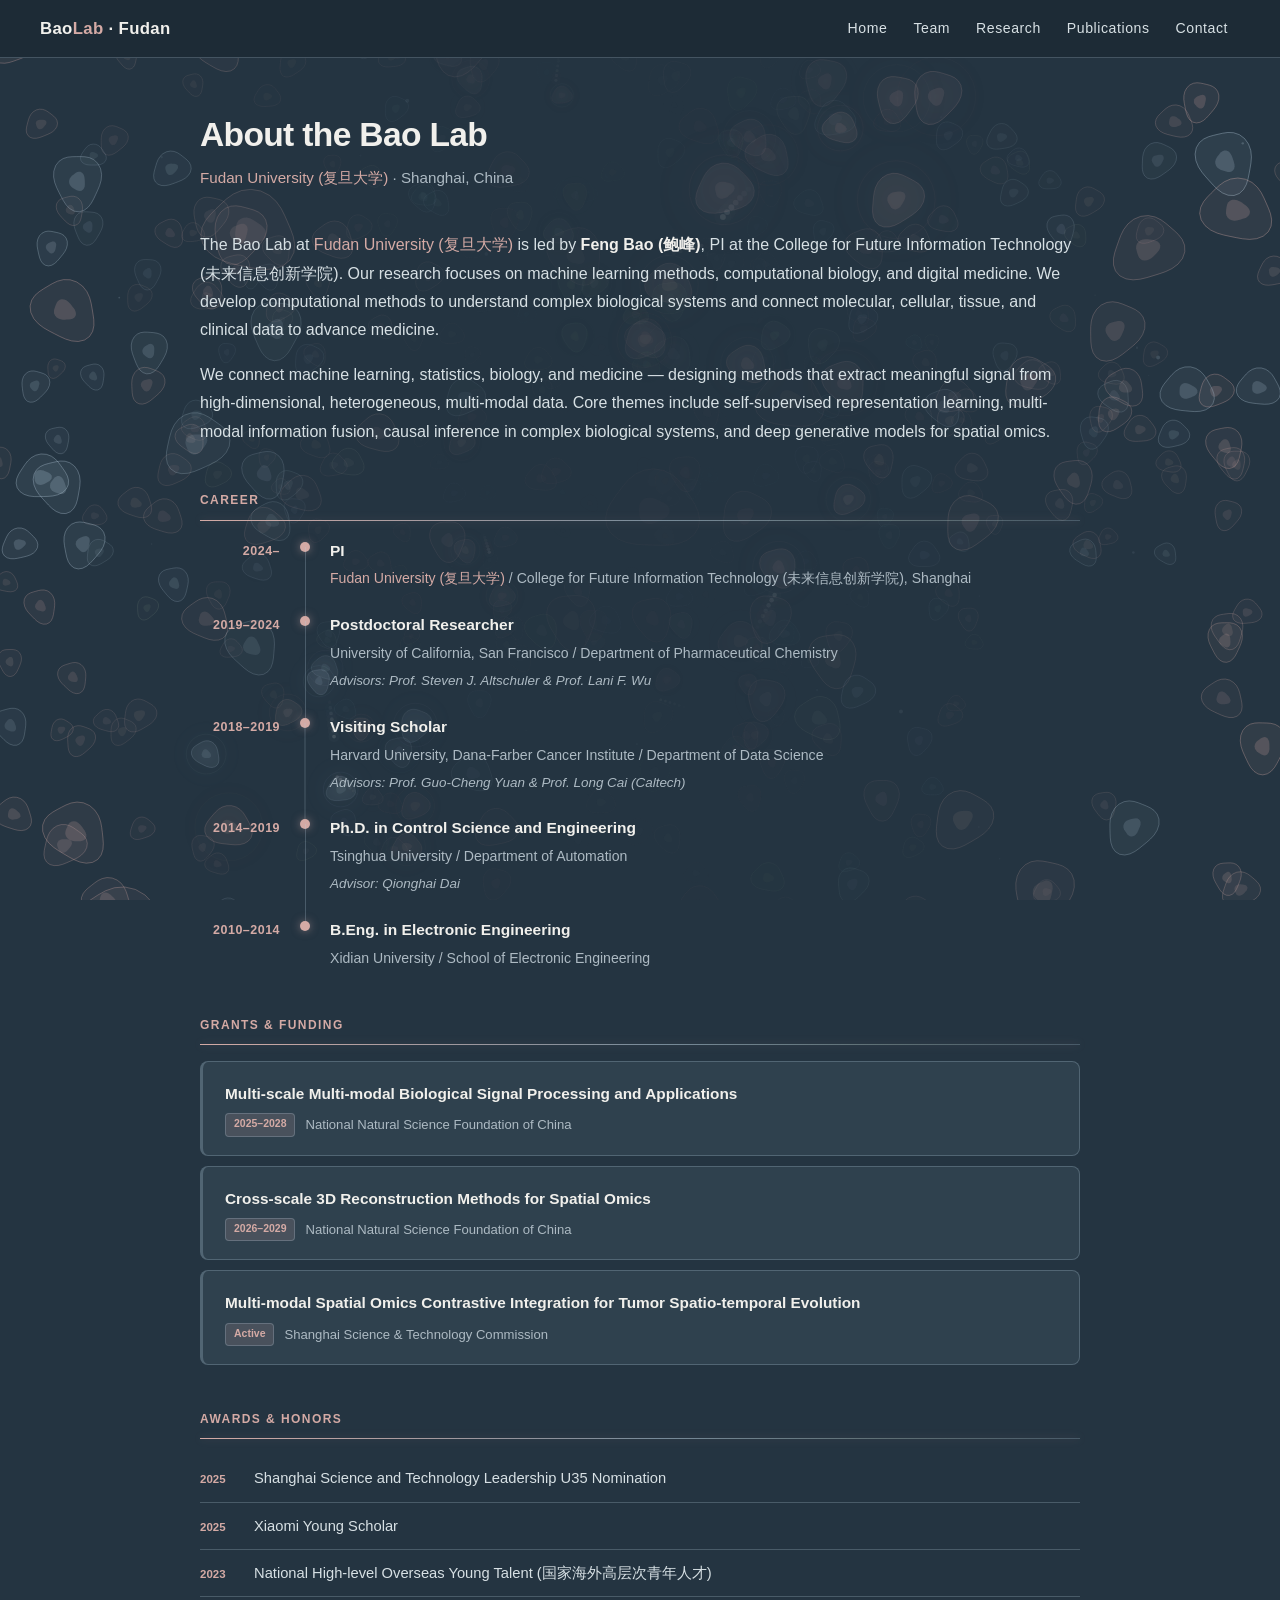
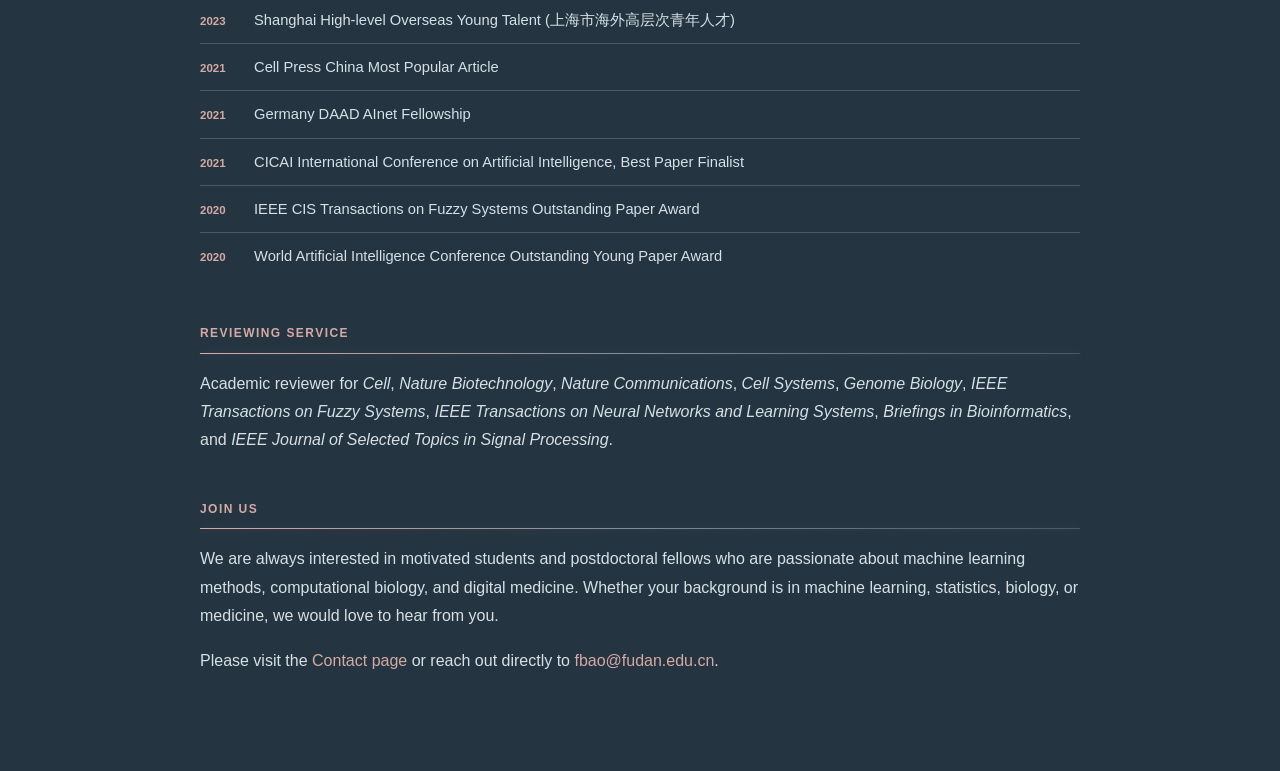
<file: about.html>
<!DOCTYPE html>
<html lang="en">
<head>
<meta charset="UTF-8">
<meta name="viewport" content="width=device-width, initial-scale=1.0">
<title>About — Bao Lab · Fudan University</title>
<link rel="stylesheet" href="style.css?v=20261009b">
<link rel="icon" type="image/svg+xml" href="favicon.svg">
<!-- Google tag (gtag.js) -->
<script async src="https://www.googletagmanager.com/gtag/js?id=G-LXFRTDPY7G"></script>
<script>
window.dataLayer = window.dataLayer || [];
function gtag(){dataLayer.push(arguments);}
gtag('js', new Date());
gtag('config', 'G-LXFRTDPY7G');
</script>
<style>
.timeline {
  --tl-year-w: 80px;
  --tl-gap: 20px;
  --tl-dot: 10px;
  --tl-dot-radius: 5px;
  --tl-dot-offset: 5px;
  --tl-row-gap: 20px;
  --tl-line-tail: -30px;
  margin-top: 4px;
}
.tl-item {
  display: flex;
  gap: var(--tl-gap);
  margin-bottom: var(--tl-row-gap);
  position: relative;
}
.tl-item::before {
  content: '';
  position: absolute;
  left: calc(var(--tl-year-w) + var(--tl-gap) + var(--tl-dot-radius));
  top: calc(var(--tl-dot-offset) + var(--tl-dot-radius));
  bottom: var(--tl-line-tail);
  width: 1px;
  background: var(--accent-border);
  transform: translateX(-0.5px);
}
.tl-item:last-child::before { display: none; }
.tl-year {
  flex-shrink: 0;
  width: var(--tl-year-w);
  text-align: right;
  font-size: 0.78em;
  font-weight: 700;
  color: var(--accent);
  padding-top: 3px;
  letter-spacing: 0.04em;
}
.tl-dot {
  flex-shrink: 0;
  width: var(--tl-dot);
  height: var(--tl-dot);
  border-radius: 50%;
  background: var(--accent);
  margin-top: 5px;
  box-shadow: 0 0 8px rgba(212,170,165,0.5);
}
.tl-body {
  flex: 1;
}
.tl-role {
  font-weight: 600;
  color: var(--text-hi);
  font-size: 0.97em;
}
.tl-org {
  font-size: 0.88em;
  color: var(--text-dim);
  margin-top: 2px;
}
.tl-advisor {
  font-size: 0.84em;
  color: var(--text-dim);
  margin-top: 3px;
  font-style: italic;
}

@media (max-width: 560px) {
  .timeline {
    --tl-year-w: 68px;
    --tl-gap: 14px;
    --tl-row-gap: 18px;
    --tl-line-tail: -28px;
  }
  .tl-year {
    font-size: 0.72em;
  }
}

.award-list {
  list-style: none;
  padding: 0;
  margin: 0;
}
.award-list li {
  display: flex;
  gap: 14px;
  align-items: baseline;
  padding: 10px 0;
  border-bottom: 1px solid var(--accent-border);
  font-size: 0.92em;
}
.award-list li:last-child { border-bottom: none; }
.award-year {
  flex-shrink: 0;
  font-size: 0.78em;
  font-weight: 700;
  color: var(--accent);
  width: 40px;
}

.grant-card {
  background: var(--bg-card);
  border: 1px solid var(--accent-border);
  border-left: 3px solid var(--accent-border);
  border-radius: var(--radius);
  padding: 18px 22px;
  margin-bottom: 10px;
  transition: border-color 0.2s, border-left-color 0.2s;
}
.grant-card:hover {
  border-color: var(--accent);
  border-left-color: var(--accent);
}
.grant-title {
  font-size: 0.96em;
  font-weight: 600;
  color: var(--text-hi);
  margin-bottom: 6px;
}
.grant-meta {
  font-size: 0.82em;
  color: var(--text-dim);
  display: flex;
  flex-wrap: wrap;
  gap: 10px;
}
.grant-badge {
  display: inline-block;
  background: var(--accent-dim);
  border: 1px solid var(--accent-border);
  color: var(--accent);
  font-size: 0.8em;
  font-weight: 700;
  padding: 1px 8px;
  border-radius: 4px;
}
</style>
</head>
<body>

<nav>
  <a class="nav-brand" href="index.html">Bao<span style="color:var(--accent)">Lab</span> · Fudan</a>
  <button class="nav-toggle" aria-label="Toggle menu" aria-expanded="false">
    <span></span><span></span><span></span>
  </button>
  <div class="nav-links">
    <a href="index.html">Home</a>
    <a href="team.html">Team</a>
    <a href="research.html">Research</a>
    <a href="publications.html">Publications</a>
    <a href="contact.html">Contact</a>
  </div>
</nav>

<div class="page-content">

  <div class="page-title">About the Bao Lab</div>
  <div class="page-subtitle"><a href="https://www.fudan.edu.cn/en/" target="_blank">Fudan University (复旦大学)</a> &middot; Shanghai, China</div>

  <p>
    The Bao Lab at <a href="https://www.fudan.edu.cn/en/" target="_blank">Fudan University (复旦大学)</a> is led by
    <a href="https://fbao-fudan.github.io/" target="_blank"><strong style="color:var(--text-hi)">Feng Bao (鲍峰)</strong></a>, PI
    at the College for Future Information Technology (未来信息创新学院).
    Our research focuses on machine learning methods, computational biology, and digital medicine.
    We develop computational methods to understand complex biological systems and connect
    molecular, cellular, tissue, and clinical data to advance medicine.
  </p>

  <p>
    We connect machine learning, statistics, biology, and medicine &mdash; designing
    methods that extract meaningful signal from high-dimensional, heterogeneous, multi-modal data.
    Core themes include self-supervised representation learning, multi-modal information fusion,
    causal inference in complex biological systems, and deep generative models for spatial omics.
  </p>

  <div class="section-label">Career</div>

  <div class="timeline">
    <div class="tl-item">
      <div class="tl-year">2024&ndash;</div>
      <div class="tl-dot"></div>
      <div class="tl-body">
        <div class="tl-role">PI</div>
        <div class="tl-org"><a href="https://www.fudan.edu.cn/en/" target="_blank">Fudan University (复旦大学)</a> / College for Future Information Technology (未来信息创新学院), Shanghai</div>
      </div>
    </div>
    <div class="tl-item">
      <div class="tl-year">2019&ndash;2024</div>
      <div class="tl-dot"></div>
      <div class="tl-body">
        <div class="tl-role">Postdoctoral Researcher</div>
        <div class="tl-org">University of California, San Francisco / Department of Pharmaceutical Chemistry</div>
        <div class="tl-advisor">Advisors: Prof. Steven J. Altschuler &amp; Prof. Lani F. Wu</div>
      </div>
    </div>
    <div class="tl-item">
      <div class="tl-year">2018&ndash;2019</div>
      <div class="tl-dot"></div>
      <div class="tl-body">
        <div class="tl-role">Visiting Scholar</div>
        <div class="tl-org">Harvard University, Dana-Farber Cancer Institute / Department of Data Science</div>
        <div class="tl-advisor">Advisors: Prof. Guo-Cheng Yuan &amp; Prof. Long Cai (Caltech)</div>
      </div>
    </div>
    <div class="tl-item">
      <div class="tl-year">2014&ndash;2019</div>
      <div class="tl-dot"></div>
      <div class="tl-body">
        <div class="tl-role">Ph.D. in Control Science and Engineering</div>
        <div class="tl-org">Tsinghua University / Department of Automation</div>
        <div class="tl-advisor">Advisor: Qionghai Dai</div>
      </div>
    </div>
    <div class="tl-item">
      <div class="tl-year">2010&ndash;2014</div>
      <div class="tl-dot"></div>
      <div class="tl-body">
        <div class="tl-role">B.Eng. in Electronic Engineering</div>
        <div class="tl-org">Xidian University / School of Electronic Engineering</div>
      </div>
    </div>
  </div>

  <div class="section-label">Grants &amp; Funding</div>

  <div class="grant-card">
    <div class="grant-title">Multi-scale Multi-modal Biological Signal Processing and Applications</div>
    <div class="grant-meta">
      <span class="grant-badge">2025&ndash;2028</span>
      <span>National Natural Science Foundation of China</span>
    </div>
  </div>

  <div class="grant-card">
    <div class="grant-title">Cross-scale 3D Reconstruction Methods for Spatial Omics</div>
    <div class="grant-meta">
      <span class="grant-badge">2026&ndash;2029</span>
      <span>National Natural Science Foundation of China</span>
    </div>
  </div>

  <div class="grant-card">
    <div class="grant-title">Multi-modal Spatial Omics Contrastive Integration for Tumor Spatio-temporal Evolution</div>
    <div class="grant-meta">
      <span class="grant-badge">Active</span>
      <span>Shanghai Science &amp; Technology Commission</span>
    </div>
  </div>

  <div class="section-label">Awards &amp; Honors</div>

  <ul class="award-list">
    <li><span class="award-year">2025</span><span>Shanghai Science and Technology Leadership U35 Nomination</span></li>
    <li><span class="award-year">2025</span><span>Xiaomi Young Scholar</span></li>
    <li><span class="award-year">2023</span><span>National High-level Overseas Young Talent (国家海外高层次青年人才)</span></li>
    <li><span class="award-year">2023</span><span>Shanghai High-level Overseas Young Talent (上海市海外高层次青年人才)</span></li>
    <li><span class="award-year">2021</span><span>Cell Press China Most Popular Article</span></li>
    <li><span class="award-year">2021</span><span>Germany DAAD AInet Fellowship</span></li>
    <li><span class="award-year">2021</span><span>CICAI International Conference on Artificial Intelligence, Best Paper Finalist</span></li>
    <li><span class="award-year">2020</span><span>IEEE CIS Transactions on Fuzzy Systems Outstanding Paper Award</span></li>
    <li><span class="award-year">2020</span><span>World Artificial Intelligence Conference Outstanding Young Paper Award</span></li>
  </ul>

  <div class="section-label">Reviewing Service</div>

  <p>
    Academic reviewer for <em>Cell</em>, <em>Nature Biotechnology</em>,
    <em>Nature Communications</em>, <em>Cell Systems</em>, <em>Genome Biology</em>,
    <em>IEEE Transactions on Fuzzy Systems</em>,
    <em>IEEE Transactions on Neural Networks and Learning Systems</em>,
    <em>Briefings in Bioinformatics</em>, and
    <em>IEEE Journal of Selected Topics in Signal Processing</em>.
  </p>

  <div class="section-label">Join Us</div>

  <p>
    We are always interested in motivated students and postdoctoral fellows who are passionate
    about machine learning methods, computational biology, and digital medicine. Whether your background
    is in machine learning, statistics, biology, or medicine, we would love to hear from you.
  </p>

  <p>
    Please visit the <a href="contact.html">Contact page</a> or reach out directly to
    <a href="mailto:fbao@fudan.edu.cn">fbao@fudan.edu.cn</a>.
  </p>

</div>
<script src="page-bg.js?v=20261009a"></script>
<script src="animations.js?v=20261009b"></script>
<script src="navigation.js?v=20261009b"></script>
</body>
</html>
</file>
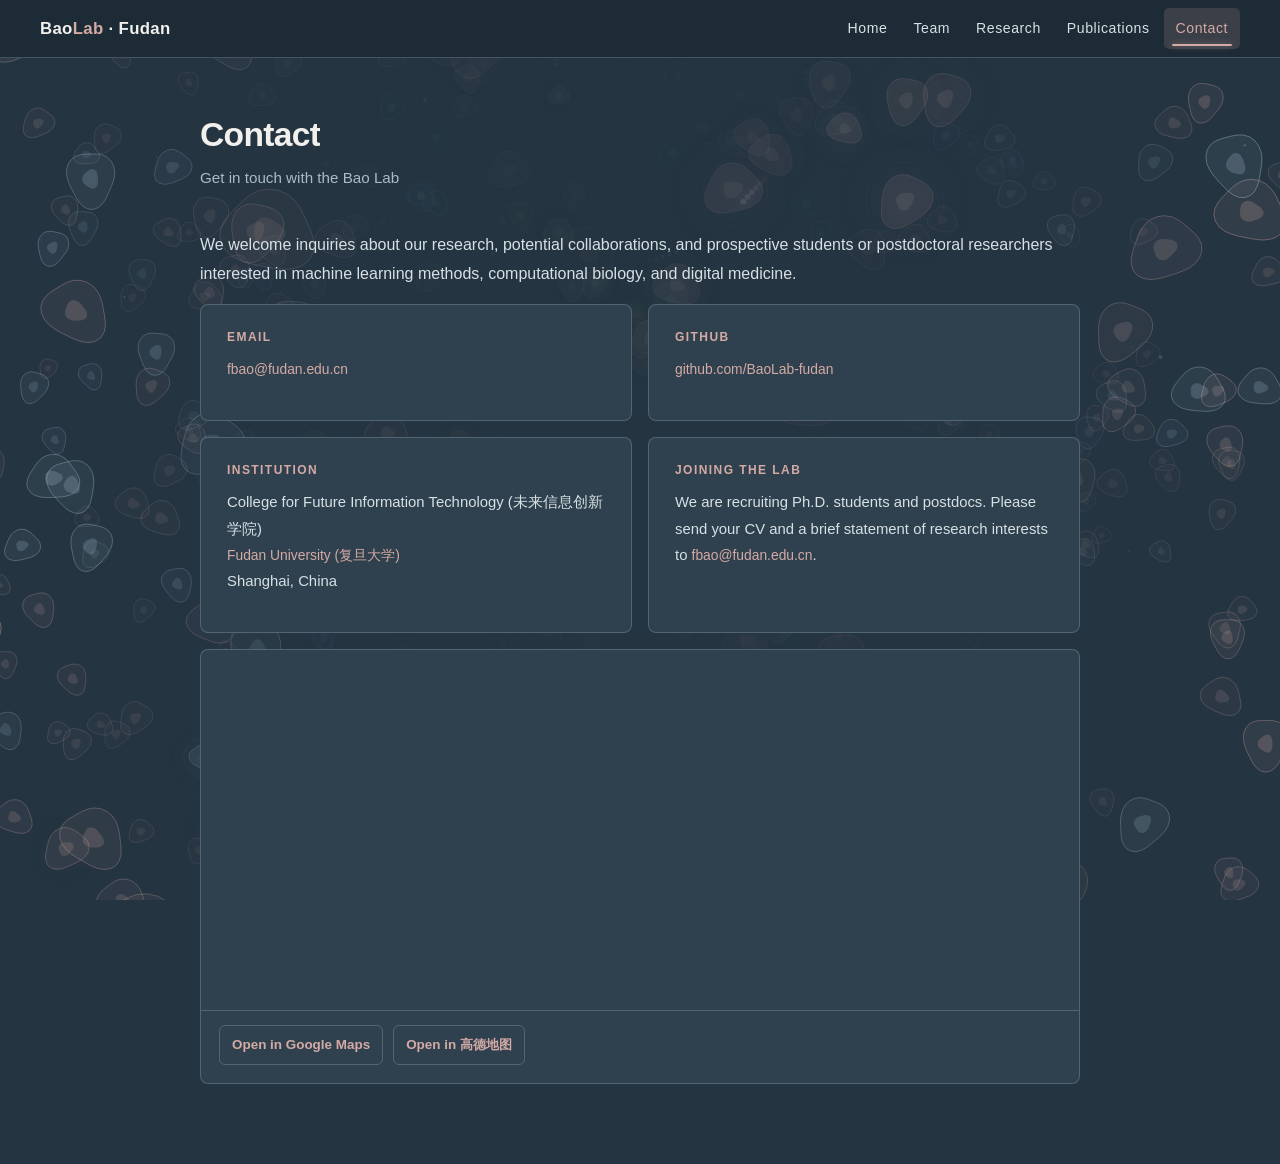
<file: contact.html>
<!DOCTYPE html>
<html lang="en">
<head>
<meta charset="UTF-8">
<meta name="viewport" content="width=device-width, initial-scale=1.0">
<title>Contact — Bao Lab · Fudan University</title>
<link rel="stylesheet" href="style.css?v=20261009b">
<link rel="icon" type="image/svg+xml" href="favicon.svg">
<!-- Google tag (gtag.js) -->
<script async src="https://www.googletagmanager.com/gtag/js?id=G-LXFRTDPY7G"></script>
<script>
window.dataLayer = window.dataLayer || [];
function gtag(){dataLayer.push(arguments);}
gtag('js', new Date());
gtag('config', 'G-LXFRTDPY7G');
</script>
<style>
.contact-grid {
  display: grid;
  grid-template-columns: 1fr 1fr;
  gap: 16px;
  margin-top: 8px;
}
.contact-item {
  background: var(--bg-card);
  border: 1px solid var(--accent-border);
  border-radius: var(--radius);
  padding: 22px 26px;
}
.contact-item h3 {
  font-size: 0.75em;
  font-weight: 700;
  letter-spacing: 0.12em;
  text-transform: uppercase;
  color: var(--accent);
  margin-bottom: 8px;
}
.contact-item p, .contact-item a {
  font-size: 0.93em;
  color: var(--text);
}
.contact-item a {
  color: var(--accent);
}
.map-card {
  margin-top: 16px;
  background: var(--bg-card);
  border: 1px solid var(--accent-border);
  border-radius: var(--radius);
  overflow: hidden;
}
.map-card iframe {
  display: block;
  width: 100%;
  height: 360px;
  border: 0;
  filter: grayscale(0.2) invert(0.9) contrast(0.92) saturate(0.75);
}
.map-actions {
  display: flex;
  gap: 10px;
  flex-wrap: wrap;
  padding: 14px 18px 18px;
  border-top: 1px solid var(--accent-border);
}
.map-actions a {
  display: inline-flex;
  align-items: center;
  border: 1px solid var(--accent-border);
  border-radius: 6px;
  padding: 7px 12px;
  color: var(--accent);
  font-size: 0.84em;
  font-weight: 600;
  text-decoration: none;
}
.map-actions a:hover {
  background: var(--accent-dim);
}

@media (max-width: 560px) {
  .contact-grid { grid-template-columns: 1fr; }
  .map-card iframe { height: 300px; }
}
</style>
</head>
<body>

<nav>
  <a class="nav-brand" href="index.html">Bao<span style="color:var(--accent)">Lab</span> · Fudan</a>
  <button class="nav-toggle" aria-label="Toggle menu" aria-expanded="false">
    <span></span><span></span><span></span>
  </button>
  <div class="nav-links">
    <a href="index.html">Home</a>
    <a href="team.html">Team</a>
    <a href="research.html">Research</a>
    <a href="publications.html">Publications</a>
    <a href="contact.html" class="active">Contact</a>
  </div>
</nav>

<div class="page-content">

  <div class="page-title">Contact</div>
  <div class="page-subtitle">Get in touch with the Bao Lab</div>

  <p>
    We welcome inquiries about our research, potential collaborations, and prospective
    students or postdoctoral researchers interested in machine learning methods, computational biology,
    and digital medicine.
  </p>

  <div class="contact-grid">
    <div class="contact-item">
      <h3>Email</h3>
      <p><a href="mailto:fbao@fudan.edu.cn">fbao@fudan.edu.cn</a></p>
    </div>
    <div class="contact-item">
      <h3>GitHub</h3>
      <p><a href="https://github.com/BaoLab-fudan" target="_blank">github.com/BaoLab-fudan</a></p>
    </div>
    <div class="contact-item">
      <h3>Institution</h3>
      <p>
        College for Future Information Technology (未来信息创新学院)<br>
        <a href="https://www.fudan.edu.cn/en/" target="_blank">Fudan University (复旦大学)</a><br>
        Shanghai, China
      </p>
    </div>
    <div class="contact-item">
      <h3>Joining the Lab</h3>
      <p>
        We are recruiting Ph.D. students and postdocs. Please send your CV and a brief
        statement of research interests to
        <a href="mailto:fbao@fudan.edu.cn">fbao@fudan.edu.cn</a>.
      </p>
    </div>
  </div>

  <div class="map-card">
    <iframe
      title="Bao Lab location map"
      loading="lazy"
      referrerpolicy="no-referrer-when-downgrade"
      src="https://www.google.com/maps?q=31.29945688,121.50097023&z=18&output=embed">
    </iframe>
    <div class="map-actions">
      <a href="https://www.google.com/maps/search/?api=1&query=31.29945688,121.50097023" target="_blank">Open in Google Maps</a>
      <a href="https://uri.amap.com/marker?position=121.50097023,31.29945688&name=%E5%A4%8D%E6%97%A6%E5%A4%A7%E5%AD%A6%E9%82%AF%E9%83%B8%E6%A0%A1%E5%8C%BA%E9%81%97%E4%BC%A0%E5%AD%A6%E6%A5%BC&src=baolab-fudan&coordinate=gaode&callnative=0" target="_blank">Open in 高德地图</a>
    </div>
  </div>

</div>
<script src="page-bg.js?v=20261009a"></script>
<script src="animations.js?v=20261009b"></script>
<script src="navigation.js?v=20261009b"></script>
</body>
</html>
</file>
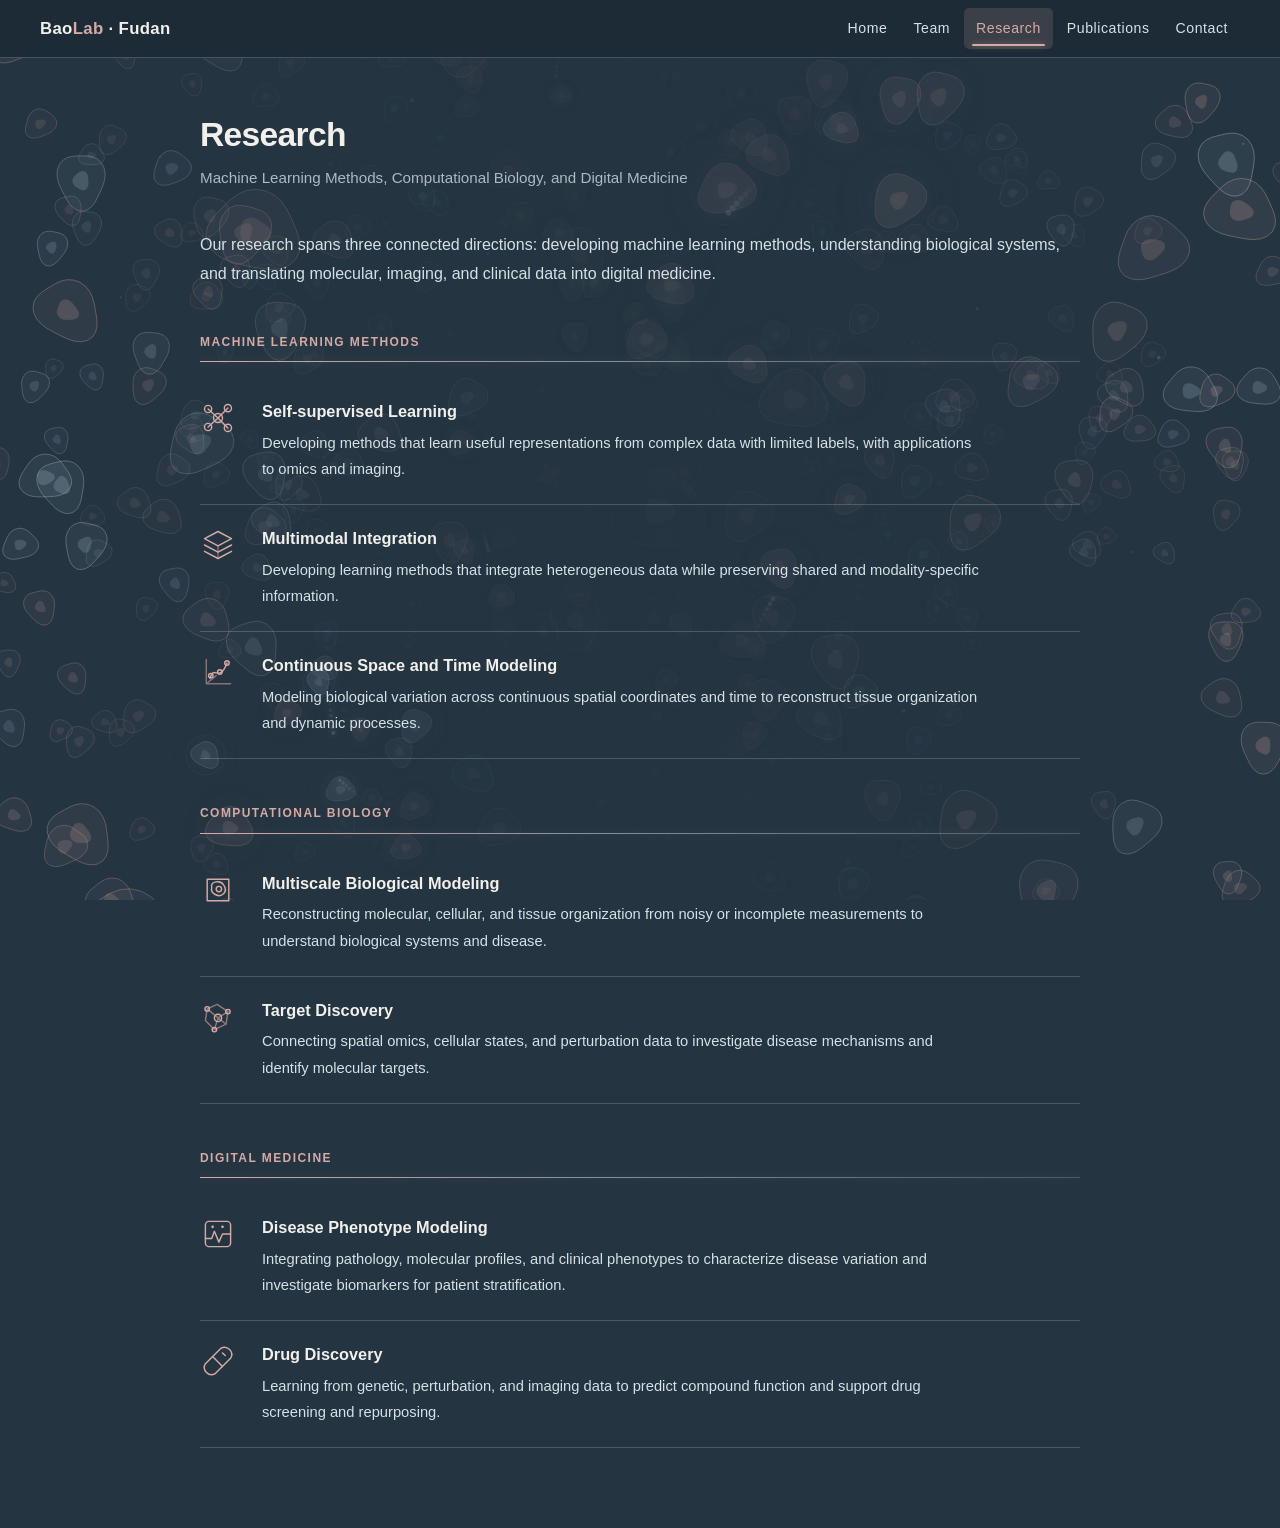
<file: research.html>
<!DOCTYPE html>
<html lang="en">
<head>
<meta charset="UTF-8">
<meta name="viewport" content="width=device-width, initial-scale=1.0">
<title>Research — Bao Lab · Fudan University</title>
<link rel="stylesheet" href="style.css?v=20261009b">
<link rel="icon" type="image/svg+xml" href="favicon.svg">
<!-- Google tag (gtag.js) -->
<script async src="https://www.googletagmanager.com/gtag/js?id=G-LXFRTDPY7G"></script>
<script>
window.dataLayer = window.dataLayer || [];
function gtag(){dataLayer.push(arguments);}
gtag('js', new Date());
gtag('config', 'G-LXFRTDPY7G');
</script>
</head>
<body>

<nav>
  <a class="nav-brand" href="index.html">Bao<span style="color:var(--accent)">Lab</span> · Fudan</a>
  <button class="nav-toggle" aria-label="Toggle menu" aria-expanded="false">
    <span></span><span></span><span></span>
  </button>
  <div class="nav-links">
    <a href="index.html">Home</a>
    <a href="team.html">Team</a>
    <a href="research.html" class="active">Research</a>
    <a href="publications.html">Publications</a>
    <a href="contact.html">Contact</a>
  </div>
</nav>

<div class="page-content">

  <div class="page-title">Research</div>
  <div class="page-subtitle">Machine Learning Methods, Computational Biology, and Digital Medicine</div>

  <p>Our research spans three connected directions: developing machine learning methods, understanding biological systems, and translating molecular, imaging, and clinical data into digital medicine.</p>

  <div class="section-label">Machine Learning Methods</div>
  <div class="research-list">
    <div class="card research-row">
      <svg class="research-icon" viewBox="0 0 40 40" fill="none" stroke="currentColor" stroke-width="1.6" stroke-linecap="round" stroke-linejoin="round" aria-hidden="true"><path d="M9 10l11 10L31 9M9 30l11-10 11 11"/><circle cx="9" cy="10" r="4"/><circle cx="9" cy="30" r="4"/><circle cx="20" cy="20" r="5"/><circle cx="31" cy="9" r="4"/><circle cx="31" cy="31" r="4"/></svg>
      <div class="card-title">Self-supervised Learning</div>
      <div class="card-body">Developing methods that learn useful representations from complex data with limited labels, with applications to omics and imaging.</div>
    </div>
    <div class="card research-row">
      <svg class="research-icon" viewBox="0 0 40 40" fill="none" stroke="currentColor" stroke-width="1.6" stroke-linecap="round" stroke-linejoin="round" aria-hidden="true"><path d="m20 5 15 8-15 8-15-8 15-8Zm-15 15 15 8 15-8M5 27l15 8 15-8"/><path d="M20 21v14" opacity=".5"/></svg>
      <div class="card-title">Multimodal Integration</div>
      <div class="card-body">Developing learning methods that integrate heterogeneous data while preserving shared and modality-specific information.</div>
    </div>
    <div class="card research-row">
      <svg class="research-icon" viewBox="0 0 40 40" fill="none" stroke="currentColor" stroke-width="1.6" stroke-linecap="round" stroke-linejoin="round" aria-hidden="true"><path d="M7 6v27h27M7 33l11-9" opacity=".55"/><path d="M11 27c5-16 10 6 19-17"/><circle cx="12" cy="24" r="2.5"/><circle cx="22" cy="20" r="2.5"/><circle cx="30" cy="10" r="2.5"/></svg>
      <div class="card-title">Continuous Space and Time Modeling</div>
      <div class="card-body">Modeling biological variation across continuous spatial coordinates and time to reconstruct tissue organization and dynamic processes.</div>
    </div>
  </div>

  <div class="section-label">Computational Biology</div>
  <div class="research-list">
    <div class="card research-row">
      <svg class="research-icon" viewBox="0 0 40 40" fill="none" stroke="currentColor" stroke-width="1.6" stroke-linecap="round" stroke-linejoin="round" aria-hidden="true"><path d="M8 8h24v24H8z"/><path d="M13 17c-2-7 10-8 13-3 6 8-2 15-9 11-4-2-5-4-4-8Z"/><circle cx="21" cy="19" r="3"/></svg>
      <div class="card-title">Multiscale Biological Modeling</div>
      <div class="card-body">Reconstructing molecular, cellular, and tissue organization from noisy or incomplete measurements to understand biological systems and disease.</div>
    </div>
    <div class="card research-row">
      <svg class="research-icon" viewBox="0 0 40 40" fill="none" stroke="currentColor" stroke-width="1.6" stroke-linecap="round" stroke-linejoin="round" aria-hidden="true"><path d="m8 11 11-5 12 8-2 14-13 6-10-10 2-13Zm0 0 12 10 11-7M20 21l-4 13m4-13 9 7" opacity=".6"/><circle cx="20" cy="21" r="4"/><circle cx="8" cy="11" r="2.5"/><circle cx="31" cy="14" r="2.5"/><circle cx="16" cy="34" r="2.5"/></svg>
      <div class="card-title">Target Discovery</div>
      <div class="card-body">Connecting spatial omics, cellular states, and perturbation data to investigate disease mechanisms and identify molecular targets.</div>
    </div>
  </div>

  <div class="section-label">Digital Medicine</div>
  <div class="research-list">
    <div class="card research-row">
      <svg class="research-icon" viewBox="0 0 40 40" fill="none" stroke="currentColor" stroke-width="1.6" stroke-linecap="round" stroke-linejoin="round" aria-hidden="true"><rect x="6" y="6" width="28" height="28" rx="4"/><path d="M6 25h7l3-8 5 12 4-9h9"/><circle cx="14" cy="12" r="1.5" fill="currentColor" stroke="none"/><circle cx="25" cy="12" r="1.5" fill="currentColor" stroke="none"/></svg>
      <div class="card-title">Disease Phenotype Modeling</div>
      <div class="card-body">Integrating pathology, molecular profiles, and clinical phenotypes to characterize disease variation and investigate biomarkers for patient stratification.</div>
    </div>
    <div class="card research-row">
      <svg class="research-icon" viewBox="0 0 40 40" fill="none" stroke="currentColor" stroke-width="1.6" stroke-linecap="round" stroke-linejoin="round" aria-hidden="true"><path d="m13 30 17-17a8 8 0 0 0-11-11L2 19a8 8 0 0 0 11 11Z" transform="translate(4 4)"/><path d="m14 15 11 11M25 11l3 3"/></svg>
      <div class="card-title">Drug Discovery</div>
      <div class="card-body">Learning from genetic, perturbation, and imaging data to predict compound function and support drug screening and repurposing.</div>
    </div>
  </div>

</div>
<script src="page-bg.js?v=20261009a"></script>
<script src="animations.js?v=20261009b"></script>
<script src="navigation.js?v=20261009b"></script>
</body>
</html>
</file>
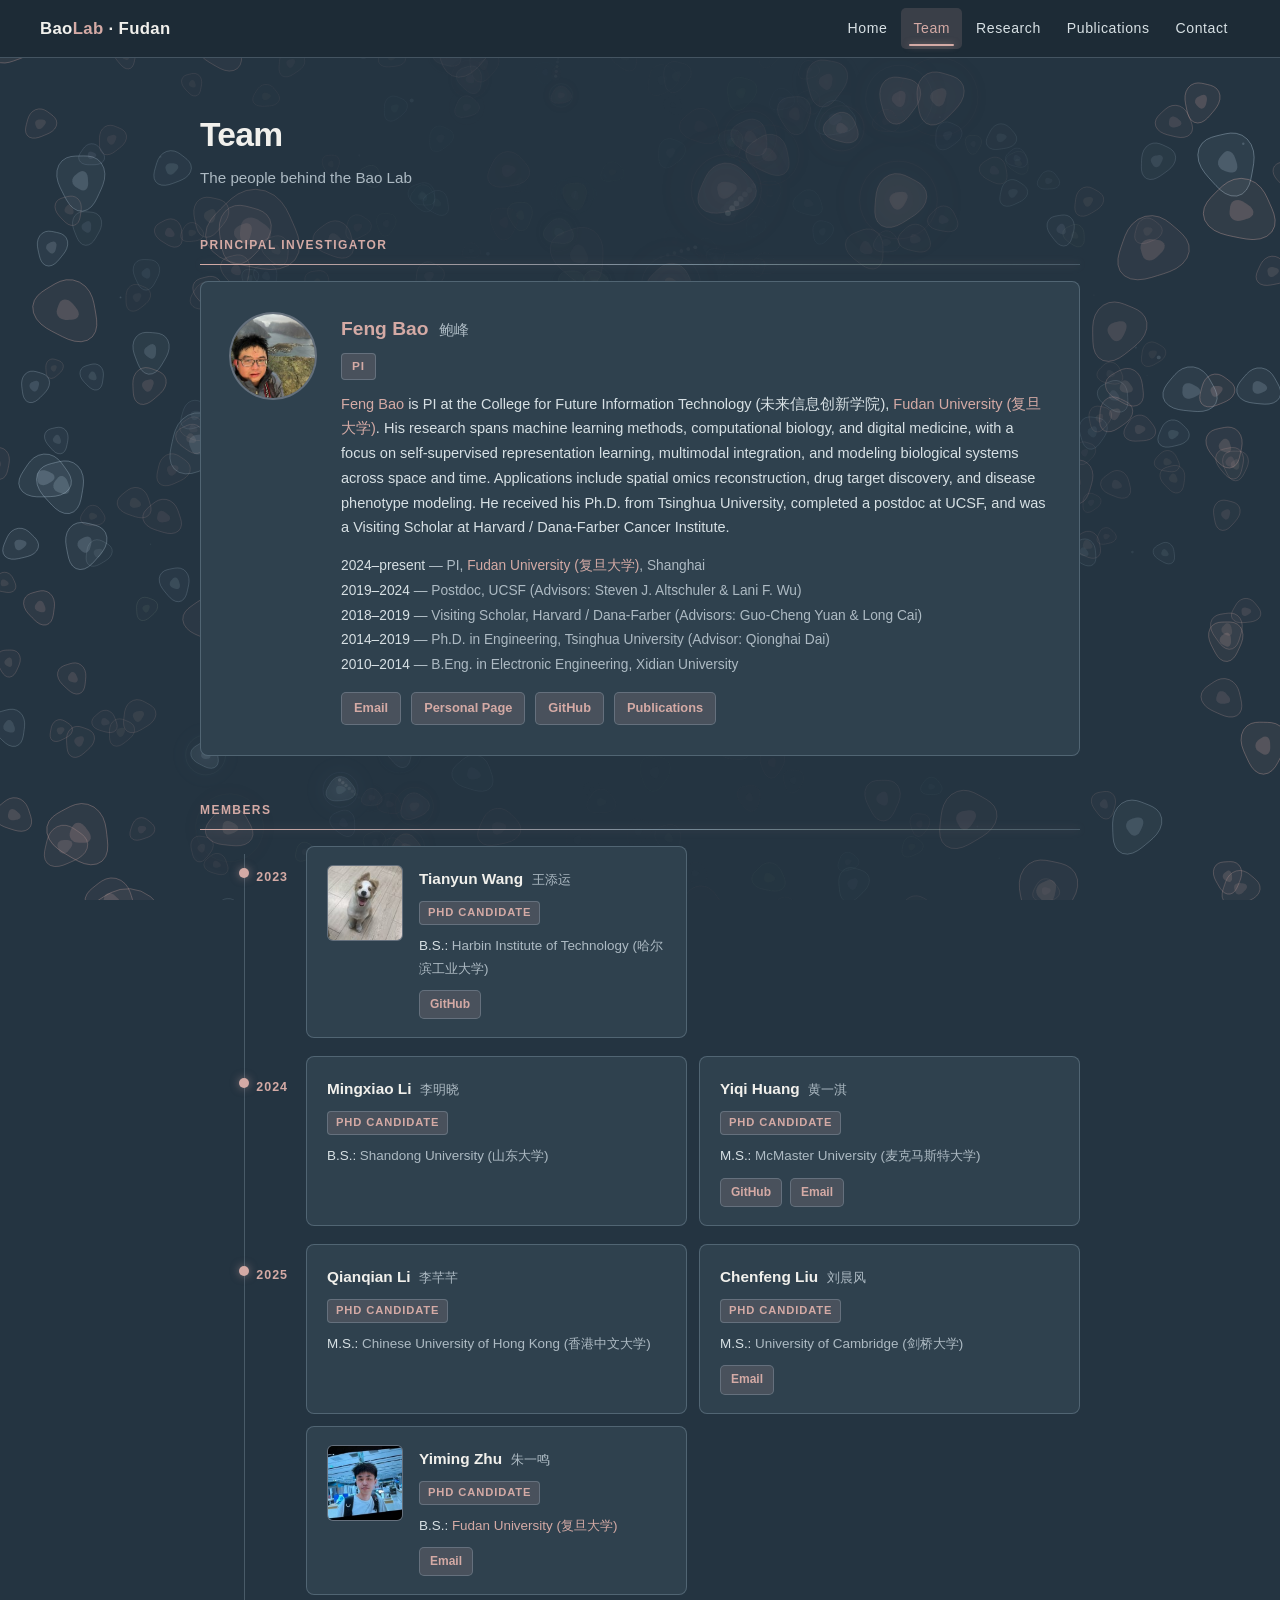
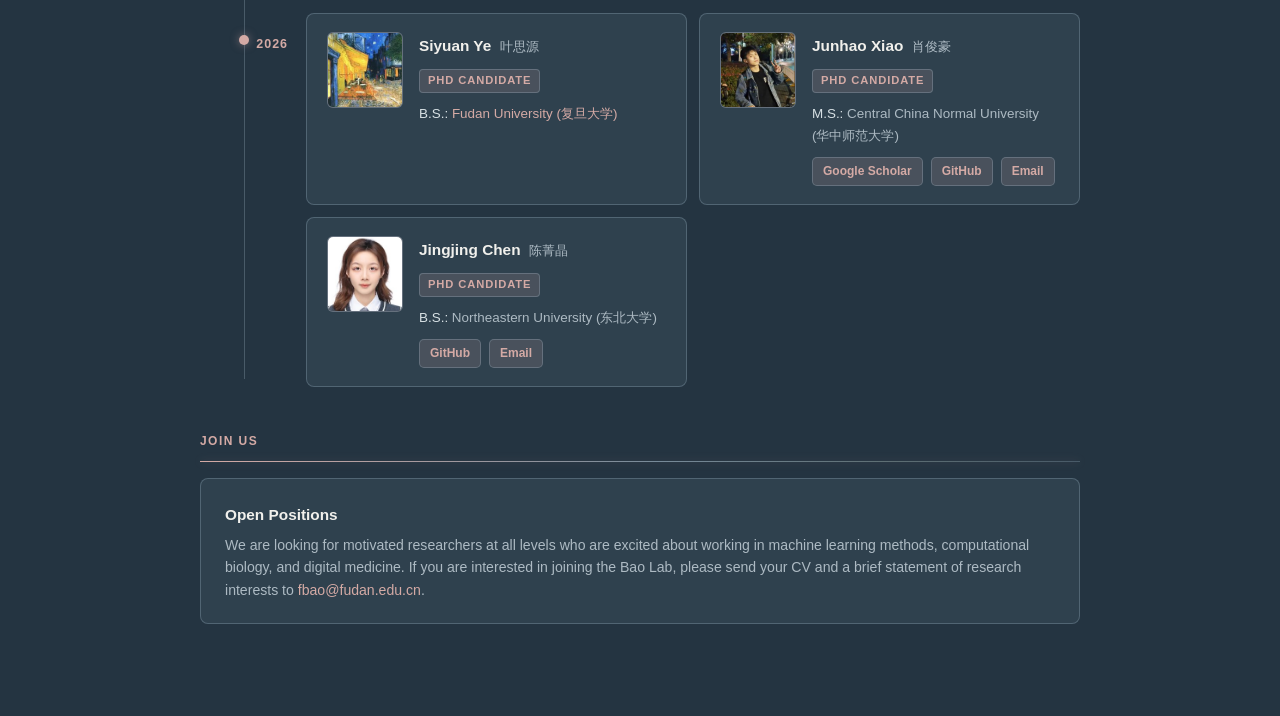
<file: team.html>
<!DOCTYPE html>
<html lang="en">
<head>
<meta charset="UTF-8">
<meta name="viewport" content="width=device-width, initial-scale=1.0">
<title>Team — Bao Lab · Fudan University</title>
<link rel="stylesheet" href="style.css?v=20261009b">
<link rel="icon" type="image/svg+xml" href="favicon.svg">
<!-- Google tag (gtag.js) -->
<script async src="https://www.googletagmanager.com/gtag/js?id=G-LXFRTDPY7G"></script>
<script>
window.dataLayer = window.dataLayer || [];
function gtag(){dataLayer.push(arguments);}
gtag('js', new Date());
gtag('config', 'G-LXFRTDPY7G');
</script>
<style>
.pi-card {
  background: var(--bg-card);
  border: 1px solid var(--accent-border);
  border-radius: var(--radius);
  padding: 30px 28px;
  display: flex;
  gap: 24px;
  align-items: flex-start;
  margin-bottom: 16px;
}
.pi-avatar {
  flex-shrink: 0;
  width: 88px;
  height: 88px;
  border-radius: 50%;
  background: var(--accent-dim);
  border: 2px solid var(--accent-border);
  display: flex;
  align-items: center;
  justify-content: center;
  font-size: 1.6em;
  font-weight: 700;
  color: var(--accent);
  letter-spacing: 0;
}
.pi-photo {
  object-fit: cover;
  object-position: 22% 58%;
  padding: 0;
  display: block;
}
.pi-info { flex: 1; }
.pi-name {
  font-size: 1.2em;
  font-weight: 700;
  color: var(--text-hi);
  margin-bottom: 4px;
}
.pi-role {
  display: inline-block;
  background: var(--accent-dim);
  border: 1px solid var(--accent-border);
  color: var(--accent);
  font-size: 0.74em;
  font-weight: 700;
  padding: 2px 10px;
  border-radius: 4px;
  letter-spacing: 0.08em;
  text-transform: uppercase;
  margin-bottom: 12px;
}
.pi-bio {
  font-size: 0.91em;
  color: var(--text);
  line-height: 1.7;
  margin-bottom: 14px;
}
.pi-edu {
  font-size: 0.86em;
  color: var(--text-dim);
  line-height: 1.8;
  margin-bottom: 14px;
}
.pi-edu span { color: var(--text); font-weight: 500; }
.pi-links {
  display: flex;
  gap: 10px;
  flex-wrap: wrap;
}
.pi-link {
  display: inline-flex;
  align-items: center;
  gap: 5px;
  background: var(--accent-dim);
  border: 1px solid var(--accent-border);
  color: var(--accent);
  font-size: 0.8em;
  font-weight: 600;
  padding: 4px 12px;
  border-radius: 5px;
  text-decoration: none;
  transition: background 0.18s;
}
.pi-link:hover { background: rgba(212,170,165,0.18); }

.members-timeline {
  position: relative;
  margin-top: 8px;
  --timeline-x: 44px;
  --timeline-label-w: 88px;
  --timeline-gap: 18px;
}
.members-timeline::before {
  content: '';
  position: absolute;
  left: var(--timeline-x);
  top: 8px;
  bottom: 8px;
  width: 1px;
  background: var(--accent-border);
}
.member-year {
  display: grid;
  grid-template-columns: var(--timeline-label-w) 1fr;
  gap: var(--timeline-gap);
  margin-bottom: 18px;
  position: relative;
}
.members-timeline .member-year.reveal {
  opacity: 1;
  transform: none;
  transition: none;
}
.member-year-label {
  color: var(--accent);
  font-size: 0.78em;
  font-weight: 700;
  letter-spacing: 0.08em;
  padding-top: 20px;
  text-align: right;
}
.member-year-label::after {
  content: '';
  position: absolute;
  left: calc(var(--timeline-x) - 5px);
  top: 22px;
  width: 10px;
  height: 10px;
  border-radius: 50%;
  background: var(--accent);
  box-shadow: 0 0 8px rgba(212,170,165,0.5);
}
.member-year-members {
  display: grid;
  grid-template-columns: repeat(2, minmax(0, 1fr));
  gap: 12px;
}
.student-card {
  background: var(--bg-card);
  border: 1px solid var(--accent-border);
  border-radius: var(--radius);
  padding: 18px 20px;
  transition: border-color 0.2s, background 0.2s;
}
.student-card.has-photo {
  display: grid;
  grid-template-columns: 76px 1fr;
  gap: 16px;
  align-items: flex-start;
}
.student-card:hover {
  border-color: var(--accent);
  background: var(--bg-card-hover);
}
.student-photo {
  width: 76px;
  aspect-ratio: 1;
  border-radius: 6px;
  border: 1px solid var(--accent-border);
  object-fit: cover;
  background: var(--accent-dim);
}
.student-photo.object-left { object-position: 32% 50%; }
.student-photo.object-top { object-position: 50% 18%; }
.student-name {
  font-size: 0.96em;
  font-weight: 600;
  color: var(--text-hi);
  margin-bottom: 5px;
}
.student-role {
  display: inline-block;
  background: var(--accent-dim);
  border: 1px solid var(--accent-border);
  color: var(--accent);
  font-size: 0.70em;
  font-weight: 700;
  padding: 1px 8px;
  border-radius: 4px;
  letter-spacing: 0.08em;
  text-transform: uppercase;
  margin-bottom: 10px;
}
.student-detail {
  font-size: 0.84em;
  color: var(--text-dim);
  line-height: 1.65;
}
.student-detail span { color: var(--text); }
.student-links {
  display: flex;
  gap: 8px;
  flex-wrap: wrap;
  margin-top: 10px;
}
.student-link {
  display: inline-flex;
  align-items: center;
  gap: 4px;
  background: var(--accent-dim);
  border: 1px solid var(--accent-border);
  color: var(--accent);
  font-size: 0.75em;
  font-weight: 600;
  padding: 3px 10px;
  border-radius: 5px;
  text-decoration: none;
  transition: background 0.18s;
}
.student-link:hover { background: rgba(212,170,165,0.18); }

.member-card {
  background: var(--bg-card);
  border: 1px solid var(--accent-border);
  border-radius: var(--radius);
  padding: 22px 24px;
  margin-bottom: 12px;
}
.member-card-title {
  font-size: 0.96em;
  font-weight: 600;
  color: var(--text-hi);
  margin-bottom: 6px;
}
.member-card-body {
  font-size: 0.88em;
  color: var(--text-dim);
  line-height: 1.6;
}
.member-card-body a { color: var(--accent); }

@media (max-width: 560px) {
  .pi-card { flex-direction: column; }
  .pi-avatar { width: 64px; height: 64px; font-size: 1.2em; }
  .members-timeline {
    --timeline-x: 30px;
    --timeline-label-w: 62px;
    --timeline-gap: 12px;
  }
  .member-year-label {
    text-align: left;
    font-size: 0.72em;
    padding-left: 0;
  }
  .member-year-members { grid-template-columns: 1fr; }
  .student-card.has-photo { grid-template-columns: 64px 1fr; gap: 12px; }
  .student-photo { width: 64px; }
}
</style>
</head>
<body>

<nav>
  <a class="nav-brand" href="index.html">Bao<span style="color:var(--accent)">Lab</span> · Fudan</a>
  <button class="nav-toggle" aria-label="Toggle menu" aria-expanded="false">
    <span></span><span></span><span></span>
  </button>
  <div class="nav-links">
    <a href="index.html">Home</a>
    <a href="team.html" class="active">Team</a>
    <a href="research.html">Research</a>
    <a href="publications.html">Publications</a>
    <a href="contact.html">Contact</a>
  </div>
</nav>

<div class="page-content">

  <div class="page-title">Team</div>
  <div class="page-subtitle">The people behind the Bao Lab</div>

  <div class="section-label">Principal Investigator</div>

  <div class="pi-card">
    <img class="pi-avatar pi-photo" src="images/feng-bao-profile.jpg" alt="Feng Bao" width="88" height="88" decoding="async">
    <div class="pi-info">
      <div class="pi-name"><a href="https://fbao-fudan.github.io/" target="_blank">Feng Bao &nbsp;<span class="name-cn" style="font-size:0.78em">鲍峰</span></a></div>
      <div class="pi-role">PI</div>
      <div class="pi-bio">
        <a href="https://fbao-fudan.github.io/" target="_blank">Feng Bao</a> is PI at the College for Future Information Technology (未来信息创新学院),
        <a href="https://www.fudan.edu.cn/en/" target="_blank">Fudan University (复旦大学)</a>. His research spans machine learning methods,
        computational biology, and digital medicine, with a focus on self-supervised representation learning,
        multimodal integration, and modeling biological systems across space and time. Applications include
        spatial omics reconstruction, drug target discovery, and disease phenotype modeling.
        He received his Ph.D. from Tsinghua University, completed a postdoc at UCSF, and
        was a Visiting Scholar at Harvard / Dana-Farber Cancer Institute.
      </div>
      <div class="pi-edu">
        <div><span>2024&ndash;present</span> &mdash; PI, <a href="https://www.fudan.edu.cn/en/" target="_blank">Fudan University (复旦大学)</a>, Shanghai</div>
        <div><span>2019&ndash;2024</span> &mdash; Postdoc, UCSF (Advisors: Steven J. Altschuler &amp; Lani F. Wu)</div>
        <div><span>2018&ndash;2019</span> &mdash; Visiting Scholar, Harvard / Dana-Farber (Advisors: Guo-Cheng Yuan &amp; Long Cai)</div>
        <div><span>2014&ndash;2019</span> &mdash; Ph.D. in Engineering, Tsinghua University (Advisor: Qionghai Dai)</div>
        <div><span>2010&ndash;2014</span> &mdash; B.Eng. in Electronic Engineering, Xidian University</div>
      </div>
      <div class="pi-links">
        <a class="pi-link" href="mailto:fbao@fudan.edu.cn">Email</a>
        <a class="pi-link" href="https://fbao-fudan.github.io/" target="_blank">Personal Page</a>
        <a class="pi-link" href="https://github.com/BaoLab-fudan" target="_blank">GitHub</a>
        <a class="pi-link" href="publications.html">Publications</a>
      </div>
    </div>
  </div>

  <div class="section-label">Members</div>

  <div class="members-timeline">
    <div class="member-year">
      <div class="member-year-label">2023</div>
      <div class="member-year-members">
        <div class="student-card has-photo">
          <img class="student-photo" src="images/team/tianyun-wang.jpg" alt="Tianyun Wang" loading="lazy" decoding="async">
          <div>
            <div class="student-name">Tianyun Wang &nbsp;<span class="name-cn">王添运</span></div>
            <div class="student-role">PhD Candidate</div>
            <div class="student-detail">
              <div><span>B.S.:</span> Harbin Institute of Technology (哈尔滨工业大学)</div>
            </div>
            <div class="student-links">
              <a class="student-link" href="https://github.com/Stanwade" target="_blank">GitHub</a>
            </div>
          </div>
        </div>
      </div>
    </div>

    <div class="member-year">
      <div class="member-year-label">2024</div>
      <div class="member-year-members">
        <div class="student-card">
          <div class="student-name">Mingxiao Li &nbsp;<span class="name-cn">李明晓</span></div>
          <div class="student-role">PhD Candidate</div>
          <div class="student-detail">
            <div><span>B.S.:</span> Shandong University (山东大学)</div>
          </div>
        </div>

        <div class="student-card">
          <div class="student-name">Yiqi Huang &nbsp;<span class="name-cn">黄一淇</span></div>
          <div class="student-role">PhD Candidate</div>
          <div class="student-detail">
            <div><span>M.S.:</span> McMaster University (麦克马斯特大学)</div>
          </div>
          <div class="student-links">
            <a class="student-link" href="https://github.com/hyqhanson" target="_blank">GitHub</a>
            <a class="student-link" href="mailto:24110720041@m.fudan.edu.cn">Email</a>
          </div>
        </div>
      </div>
    </div>

    <div class="member-year">
      <div class="member-year-label">2025</div>
      <div class="member-year-members">
        <div class="student-card">
          <div class="student-name">Qianqian Li &nbsp;<span class="name-cn">李芊芊</span></div>
          <div class="student-role">PhD Candidate</div>
          <div class="student-detail">
            <div><span>M.S.:</span> Chinese University of Hong Kong (香港中文大学)</div>
          </div>
        </div>

        <div class="student-card">
          <div class="student-name">Chenfeng Liu &nbsp;<span class="name-cn">刘晨风</span></div>
          <div class="student-role">PhD Candidate</div>
          <div class="student-detail">
            <div><span>M.S.:</span> University of Cambridge (剑桥大学)</div>
          </div>
          <div class="student-links">
            <a class="student-link" href="mailto:2193879367@qq.com">Email</a>
          </div>
        </div>

        <div class="student-card has-photo">
          <img class="student-photo object-top" src="images/team/yiming-zhu.jpg" alt="Yiming Zhu" loading="lazy" decoding="async">
          <div>
            <div class="student-name">Yiming Zhu &nbsp;<span class="name-cn">朱一鸣</span></div>
            <div class="student-role">PhD Candidate</div>
            <div class="student-detail">
              <div><span>B.S.:</span> <a href="https://www.fudan.edu.cn/en/" target="_blank">Fudan University (复旦大学)</a></div>
            </div>
            <div class="student-links">
              <a class="student-link" href="mailto:25113090170@m.fudan.edu.cn">Email</a>
            </div>
          </div>
        </div>
      </div>
    </div>

    <div class="member-year">
      <div class="member-year-label">2026</div>
      <div class="member-year-members">
        <div class="student-card has-photo">
          <img class="student-photo" src="images/team/siyuan-ye.jpg" alt="Siyuan Ye" loading="lazy" decoding="async">
          <div>
            <div class="student-name">Siyuan Ye &nbsp;<span class="name-cn">叶思源</span></div>
            <div class="student-role">PhD Candidate</div>
            <div class="student-detail">
              <div><span>B.S.:</span> <a href="https://www.fudan.edu.cn/en/" target="_blank">Fudan University (复旦大学)</a></div>
            </div>
          </div>
        </div>

        <div class="student-card has-photo">
          <img class="student-photo object-left" src="images/team/junhao-xiao.jpg" alt="Junhao Xiao" loading="lazy" decoding="async">
          <div>
            <div class="student-name">Junhao Xiao &nbsp;<span class="name-cn">肖俊豪</span></div>
            <div class="student-role">PhD Candidate</div>
            <div class="student-detail">
              <div><span>M.S.:</span> Central China Normal University (华中师范大学)</div>
            </div>
            <div class="student-links">
              <a class="student-link" href="https://scholar.google.com.hk/citations?user=-oTsDsgAAAAJ&amp;hl=zh-CN&amp;authuser=1" target="_blank">Google Scholar</a>
              <a class="student-link" href="https://github.com/Codecode-X" target="_blank">GitHub</a>
              <a class="student-link" href="mailto:xiaojunhao066@gmail.com">Email</a>
            </div>
          </div>
        </div>

        <div class="student-card has-photo">
          <img class="student-photo object-top" src="images/team/jingjing-chen.jpg" alt="Jingjing Chen" loading="lazy" decoding="async">
          <div>
            <div class="student-name">Jingjing Chen &nbsp;<span class="name-cn">陈菁晶</span></div>
            <div class="student-role">PhD Candidate</div>
            <div class="student-detail">
              <div><span>B.S.:</span> Northeastern University (东北大学)</div>
            </div>
            <div class="student-links">
              <a class="student-link" href="https://github.com/Chenjingjing2026" target="_blank">GitHub</a>
              <a class="student-link" href="mailto:jingjing.chen2026@gmail.com">Email</a>
            </div>
          </div>
        </div>
      </div>
    </div>
  </div>

  <div class="section-label">Join Us</div>

  <div class="member-card">
    <div class="member-card-title">Open Positions</div>
    <div class="member-card-body">
      We are looking for motivated researchers at all levels who are excited about working
      in machine learning methods, computational biology, and digital medicine. If you are interested in joining the Bao Lab,
      please send your CV and a brief statement of research interests to
      <a href="mailto:fbao@fudan.edu.cn">fbao@fudan.edu.cn</a>.
    </div>
  </div>

</div>
<script src="page-bg.js?v=20261009a"></script>
<script src="animations.js?v=20261009b"></script>
<script src="navigation.js?v=20261009b"></script>
</body>
</html>
</file>
<file: style.css>
/* ============================================================
   Bao Lab — Shared Stylesheet
   Theme: Cloud Dancer expanded palette
   ============================================================ */

*, *::before, *::after { box-sizing: border-box; margin: 0; padding: 0; }

:root {
  --cloud:          #f1f0ec;
  --sky:            #b8cddd;
  --rose:           #d4aaa5;
  --sage:           #a9b69e;
  --bg:             #243441;
  --bg-nav:         #1d2b36;
  --bg-card:        #2f414e;
  --bg-card-hover:  #3a5060;
  --accent:         var(--rose);
  --accent-dim:     rgba(212, 170, 165, 0.16);
  --accent-border:  rgba(184, 205, 221, 0.25);
  --accent-glow:    rgba(212, 170, 165, 0.14);
  --text:           #d7e0e4;
  --text-hi:        var(--cloud);
  --text-dim:       #adbac3;
  --radius:         8px;
  --max-w:          960px;
  --nav-h:          58px;
}

/* ── Body ──────────────────────────────────────────────── */
body {
  background-color: var(--bg);
  color: var(--text);
  font-family: -apple-system, BlinkMacSystemFont, 'Segoe UI', Arial, sans-serif;
  font-size: 16px;
  line-height: 1.78;
  min-height: 100vh;
  -webkit-font-smoothing: antialiased;
  -moz-osx-font-smoothing: grayscale;
  text-rendering: optimizeLegibility;
}

/* ── Navigation ─────────────────────────────────────────── */
nav {
  background-color: var(--bg-nav);
  border-bottom: 1px solid var(--accent-border);
  height: var(--nav-h);
  padding: 0 40px;
  display: flex;
  align-items: center;
  position: sticky;
  top: 0;
  z-index: 100;
}

.nav-brand {
  color: var(--text-hi);
  font-weight: 700;
  font-size: 1.05em;
  text-decoration: none !important;
  letter-spacing: 0.02em;
  margin-right: auto;
  white-space: nowrap;
  flex-shrink: 0;
}

.nav-brand span {
  color: var(--accent);
}

.nav-links {
  display: flex;
  align-items: center;
  gap: 2px;
}

.nav-links a {
  color: var(--text);
  text-decoration: none;
  padding: 8px 12px;
  font-size: 0.88em;
  font-weight: 500;
  letter-spacing: 0.04em;
  border-radius: 5px;
  transition: color 0.18s, background 0.18s;
  position: relative;
}

.nav-links a:hover {
  color: var(--accent);
  background: var(--accent-dim);
  text-decoration: none;
}

.nav-links a.active {
  color: var(--accent);
  background: var(--accent-dim);
}

/* ── Page Layout ─────────────────────────────────────────── */
.page-content {
  max-width: var(--max-w);
  margin: 0 auto;
  padding: 56px 40px 80px;
}

/* ── Typography ──────────────────────────────────────────── */
.page-title {
  font-size: 2.1em;
  font-weight: 700;
  color: var(--text-hi);
  letter-spacing: -0.02em;
  margin-bottom: 8px;
  line-height: 1.2;
}

.page-subtitle {
  color: var(--text-dim);
  font-size: 0.95em;
  margin-bottom: 40px;
}

.section-label {
  font-size: 0.75em;
  font-weight: 700;
  letter-spacing: 0.12em;
  text-transform: uppercase;
  color: var(--accent);
  margin: 44px 0 16px;
  padding-bottom: 8px;
  border-bottom: 1px solid var(--accent-border);
}

h2 {
  font-size: 1.15em;
  color: var(--text-hi);
  margin-bottom: 0.5em;
  font-weight: 600;
}

p {
  margin-bottom: 1em;
}

/* ── Cards ───────────────────────────────────────────────── */
.card {
  background: var(--bg-card);
  border: 1px solid var(--accent-border);
  border-radius: var(--radius);
  padding: 24px 28px;
  margin-bottom: 14px;
  transition: border-color 0.2s, background 0.2s;
}

.card:hover {
  border-color: var(--accent);
  background: var(--bg-card-hover);
}

.card-title {
  font-size: 1.02em;
  font-weight: 600;
  color: var(--text-hi);
  margin-bottom: 6px;
  line-height: 1.45;
}

.card-meta {
  font-size: 0.82em;
  color: var(--text-dim);
  margin-bottom: 8px;
}

.card-body {
  font-size: 0.92em;
  color: var(--text);
}

/* ── Tags / Badges ───────────────────────────────────────── */
.badge {
  display: inline-block;
  background: var(--accent-dim);
  border: 1px solid var(--accent-border);
  color: var(--accent);
  font-size: 0.73em;
  font-weight: 600;
  letter-spacing: 0.06em;
  text-transform: uppercase;
  padding: 2px 8px;
  border-radius: 4px;
  margin-right: 6px;
  margin-bottom: 4px;
}

/* ── Bullet list ─────────────────────────────────────────── */
.accent-list {
  list-style: none;
  padding: 0;
  margin-bottom: 1.2em;
}

.accent-list li {
  padding: 0.35em 0 0.35em 1.5em;
  position: relative;
  font-size: 0.95em;
  color: var(--text);
}

.accent-list li::before {
  content: '▹';
  position: absolute;
  left: 0;
  color: var(--accent);
  font-size: 0.85em;
  top: 0.42em;
}

/* ── Links ───────────────────────────────────────────────── */
a {
  color: var(--accent);
  text-decoration: none;
  text-underline-offset: 3px;
}

a:hover {
  text-decoration: underline;
}

/* ── CJK name sub-label ──────────────────────────────────── */
.name-cn {
  font-weight: 400;
  font-size: 0.82em;
  color: var(--text-dim);
}

/* ── Divider ─────────────────────────────────────────────── */
.divider {
  border: none;
  border-top: 1px solid var(--accent-border);
  margin: 36px 0;
}

/* ── Hamburger button (hidden on desktop) ────────────────── */
.nav-toggle {
  display: none;
  flex-direction: column;
  justify-content: center;
  gap: 5px;
  width: 36px;
  height: 36px;
  background: none;
  border: none;
  cursor: pointer;
  padding: 4px;
  border-radius: 6px;
  transition: background 0.18s;
  flex-shrink: 0;
}
.nav-toggle:hover { background: var(--accent-dim); }
.nav-toggle span {
  display: block;
  width: 100%;
  height: 2px;
  background: var(--text);
  border-radius: 2px;
  transition: transform 0.3s cubic-bezier(0.22,1,0.36,1),
              opacity 0.2s,
              background 0.18s;
}
.nav-toggle[aria-expanded="true"] span:nth-child(1) {
  transform: translateY(7px) rotate(45deg);
}
.nav-toggle[aria-expanded="true"] span:nth-child(2) {
  opacity: 0;
}
.nav-toggle[aria-expanded="true"] span:nth-child(3) {
  transform: translateY(-7px) rotate(-45deg);
}

/* ── Mobile drawer ───────────────────────────────────────── */
@media (max-width: 680px) {
  nav { padding: 0 20px; }
  .page-content { padding: 36px 20px 60px; }
  .nav-brand { font-size: 0.9em; }
  .page-title { font-size: 1.6em; }

  .nav-toggle { display: flex; }

  .nav-links {
    position: fixed;
    top: var(--nav-h);
    left: 0; right: 0;
    background: rgba(29, 43, 54, 0.97);
    backdrop-filter: blur(20px) saturate(1.4);
    -webkit-backdrop-filter: blur(20px) saturate(1.4);
    border-bottom: 1px solid var(--accent-border);
    flex-direction: column;
    align-items: stretch;
    gap: 0;
    padding: 8px 0 16px;
    z-index: 99;
    /* collapsed */
    opacity: 0;
    pointer-events: none;
    transform: translateY(-8px);
    transition: opacity 0.25s cubic-bezier(0.22,1,0.36,1),
                transform 0.25s cubic-bezier(0.22,1,0.36,1);
  }
  .nav-links.open {
    opacity: 1;
    pointer-events: auto;
    transform: translateY(0);
  }
  .nav-links a {
    padding: 13px 24px;
    font-size: 0.92em;
    border-radius: 0;
    border-left: 2px solid transparent;
  }
  .nav-links a:hover,
  .nav-links a.active {
    border-left-color: var(--accent);
    background: var(--accent-dim);
  }
  /* suppress the underline sweep on mobile */
  .nav-links a::after { display: none; }
}

/* ============================================================
   Animations & Motion — Premium Edition
   ============================================================ */

html { scroll-behavior: smooth; }

/* ── Keyframes ───────────────────────────────────────────── */
@keyframes fadeUp {
  from { opacity: 0; transform: translateY(32px); }
  to   { opacity: 1; transform: translateY(0); }
}

@keyframes pulseGlow {
  0%, 100% { box-shadow: 0 0 7px rgba(212,170,165,0.36); }
  50%       { box-shadow: 0 0 18px rgba(212,170,165,0.72), 0 0 36px rgba(184,205,221,0.18); }
}

@keyframes shimmer {
  0%   { background-position: 150% 50%; }
  100% { background-position: -150% 50%; }
}

@keyframes borderPulse {
  0%, 100% { opacity: 0.22; }
  50%       { opacity: 0.55; }
}


/* ── Nav scroll blur ─────────────────────────────────────── */
nav { transition: background-color 0.35s, box-shadow 0.35s, backdrop-filter 0.35s; }
nav.scrolled {
  background-color: rgba(41,56,68,0.84);
  backdrop-filter: blur(22px) saturate(1.5);
  -webkit-backdrop-filter: blur(22px) saturate(1.5);
  box-shadow: 0 1px 0 rgba(184,205,221,0.18), 0 8px 40px rgba(20,28,34,0.38);
}

/* ── Nav underline sweep ─────────────────────────────────── */
.nav-links a::after {
  content: '';
  position: absolute;
  bottom: 3px;
  left: 50%; right: 50%;
  height: 2px;
  background: var(--accent);
  border-radius: 1px;
  box-shadow: 0 0 6px rgba(212,170,165,0.5);
  transition: left 0.26s cubic-bezier(0.22,1,0.36,1),
              right 0.26s cubic-bezier(0.22,1,0.36,1);
}
.nav-links a:hover::after,
.nav-links a.active::after { left: 8px; right: 8px; }

/* ── Hero entrance ───────────────────────────────────────── */
.hero-lab     { opacity: 0; animation: fadeUp 0.95s cubic-bezier(0.22,1,0.36,1) 0.10s both; }
.hero-sub     { opacity: 0; animation: fadeUp 0.95s cubic-bezier(0.22,1,0.36,1) 0.32s both; }
.hero-tagline { opacity: 0; animation: fadeUp 0.95s cubic-bezier(0.22,1,0.36,1) 0.54s both; }
.hero-cta     { opacity: 0; animation: fadeUp 0.95s cubic-bezier(0.22,1,0.36,1) 0.74s both; }

/* ── Hero "Lab" shimmer ──────────────────────────────────── */
.hero-lab span {
  background: linear-gradient(90deg,
    var(--rose) 0%, var(--sky) 34%, var(--cloud) 50%, var(--sage) 66%, var(--rose) 100%);
  background-size: 200% auto;
  -webkit-background-clip: text;
  -webkit-text-fill-color: transparent;
  background-clip: text;
  animation: shimmer 4s linear 1.6s infinite;
}

/* ── Kinetic page title words ────────────────────────────── */
.page-subtitle { animation: fadeUp 0.72s cubic-bezier(0.22,1,0.36,1) 0.22s both; }

.word-wrap {
  display: inline-block;
  overflow: hidden;
  vertical-align: bottom;
  line-height: 1.25;
}
.word-inner {
  display: inline-block;
  transform: translateY(110%);
  transition: transform 0.72s cubic-bezier(0.22,1,0.36,1);
}
.word-inner.shown { transform: translateY(0); }

/* ── Section label sweep line ────────────────────────────── */
.section-label { position: relative; }
.section-label::after {
  content: '';
  position: absolute;
  bottom: -1px; left: 0;
  width: 100%; height: 1px;
  background: linear-gradient(90deg, var(--rose) 0%, rgba(184,205,221,0.42) 52%, rgba(169,182,158,0.22) 78%, transparent);
  box-shadow: 0 0 8px rgba(212,170,165,0.32);
  transform-origin: left center;
  transform: scaleX(0);
  transition: transform 0.85s cubic-bezier(0.22,1,0.36,1);
}
.section-label.visible::after { transform: scaleX(1); }

/* ── Scroll reveal ───────────────────────────────────────── */
.reveal {
  opacity: 0;
  transform: translateY(24px);
  transition: opacity 0.62s cubic-bezier(0.22,1,0.36,1),
              transform 0.62s cubic-bezier(0.22,1,0.36,1);
}
.reveal.visible { opacity: 1; transform: none; }

/* ── Button interactions ─────────────────────────────────── */
.btn {
  transition: background 0.2s, border-color 0.2s,
              transform 0.22s cubic-bezier(0.22,1,0.36,1),
              box-shadow 0.25s;
}
.btn-primary:hover {
  box-shadow: 0 12px 32px rgba(212,170,165,0.24);
}
.btn-outline:hover {
  box-shadow: 0 8px 24px rgba(184,205,221,0.16);
}

/* ── Card interactions (base) ────────────────────────────── */
.card, .home-card {
  transition: border-color 0.22s, background 0.22s, box-shadow 0.28s, transform 0.12s;
}
.card:hover, .home-card:hover {
  box-shadow: 0 0 0 1px rgba(212,170,165,0.34), 0 10px 36px rgba(20,28,34,0.18);
}

/* ── Timeline & about dots ───────────────────────────────── */
.member-year-label::after {
  animation: pulseGlow 2.8s ease-in-out var(--pulse-delay, 0s) infinite;
}
.tl-dot { animation: pulseGlow 2.8s ease-in-out infinite; }

/* ── Reduced motion ──────────────────────────────────────── */
@media (prefers-reduced-motion: reduce) {
  *, *::before, *::after {
    animation-duration: 0.01ms !important;
    animation-iteration-count: 1 !important;
    transition-duration: 0.01ms !important;
    transition-delay: 0ms !important;
  }
}

/* Refined motion: readable entrances, soft depth, and navigation continuity. */
.reading-progress {
  position: fixed;
  top: 0; left: 0;
  height: 2px; width: 100%;
  z-index: 101;
  pointer-events: none;
  background: linear-gradient(90deg, var(--rose), var(--sky));
  transform: scaleX(0);
  transform-origin: left;
}
.hero-content { will-change: transform, opacity; }
.home-card-icon {
  display: inline-block;
  transition: transform 0.6s cubic-bezier(0.22,1,0.36,1), color 0.3s;
}
.home-card:hover .home-card-icon { transform: translateY(-3px) rotate(12deg); color: var(--rose); }
.btn { position: relative; overflow: hidden; }
.btn::after {
  content: '';
  position: absolute; inset: 0;
  background: linear-gradient(110deg, transparent 20%, rgba(241,240,236,0.18) 50%, transparent 80%);
  transform: translateX(-120%);
  transition: transform 0.65s cubic-bezier(0.22,1,0.36,1);
  pointer-events: none;
}
.btn:hover::after { transform: translateX(120%); }
a:focus-visible, button:focus-visible { outline: 2px solid var(--sky); outline-offset: 5px; }
@media (max-width: 680px) {
  .nav-links { visibility: hidden; transition: opacity 0.3s, transform 0.3s, visibility 0.3s; }
  .nav-links.open { visibility: visible; }
}
@media (prefers-reduced-motion: reduce) {
  html { scroll-behavior: auto; }
  .hero-lab, .hero-sub, .hero-tagline, .hero-cta, .page-subtitle,
  .reveal, .word-inner { opacity: 1; transform: none; animation: none !important; }
  .hero-content { transform: none !important; opacity: 1 !important; }
  .home-card:hover .home-card-icon { transform: none; }
}
@view-transition { navigation: auto; }
::view-transition-old(root) { animation: page-out 0.18s ease both; }
::view-transition-new(root) { animation: page-in 0.35s ease both; }
@keyframes page-out { to { opacity: 0; } }
@keyframes page-in { from { opacity: 0; transform: translateY(8px); } to { opacity: 1; transform: none; } }

/* Research topics read as a vertical list rather than boxed tiles. */
.research-list { display: flex; flex-direction: column; }
.research-row.card {
  display: grid; grid-template-columns: 42px minmax(0, 1fr); column-gap: 20px;
  padding: 22px 0; margin: 0; border: 0; border-bottom: 1px solid var(--accent-border);
  border-radius: 0; background: transparent; box-shadow: none;
}
.research-row.card:hover { background: transparent; box-shadow: none; }
.research-icon { grid-row: 1 / 3; width: 36px; height: 36px; color: var(--rose); margin-top: 0; }
.research-row .card-title { margin-bottom: 6px; }
.research-row .card-body { max-width: 720px; }
@media (max-width: 680px) { .research-row.card { column-gap: 14px; padding: 20px 0; } }
.page-arriving { animation: content-arrive 0.35s ease both; }
@keyframes content-arrive { from { opacity: 0; transform: translateY(8px); } to { opacity: 1; transform: none; } }

/* One fixed biological field, shared across every page. */
.page-bg-layer {
  position: fixed; inset: 0; width: 100%; height: 100%;
  z-index: 0; pointer-events: none; opacity: 0;
  transition: opacity 0.9s ease;
}
.page-bg-layer.bg-ready { opacity: 1; }
.page-bg-layer.bg-instant { transition: none; }
.page-content { position: relative; z-index: 1; }

/* Navigation uses one content fade; the fixed field and navigation stay live. */
.has-navigated .hero-lab, .has-navigated .hero-sub,
.has-navigated .hero-tagline, .has-navigated .hero-cta,
.has-navigated .page-subtitle { animation: none; opacity: 1; transform: none; }
</file>
